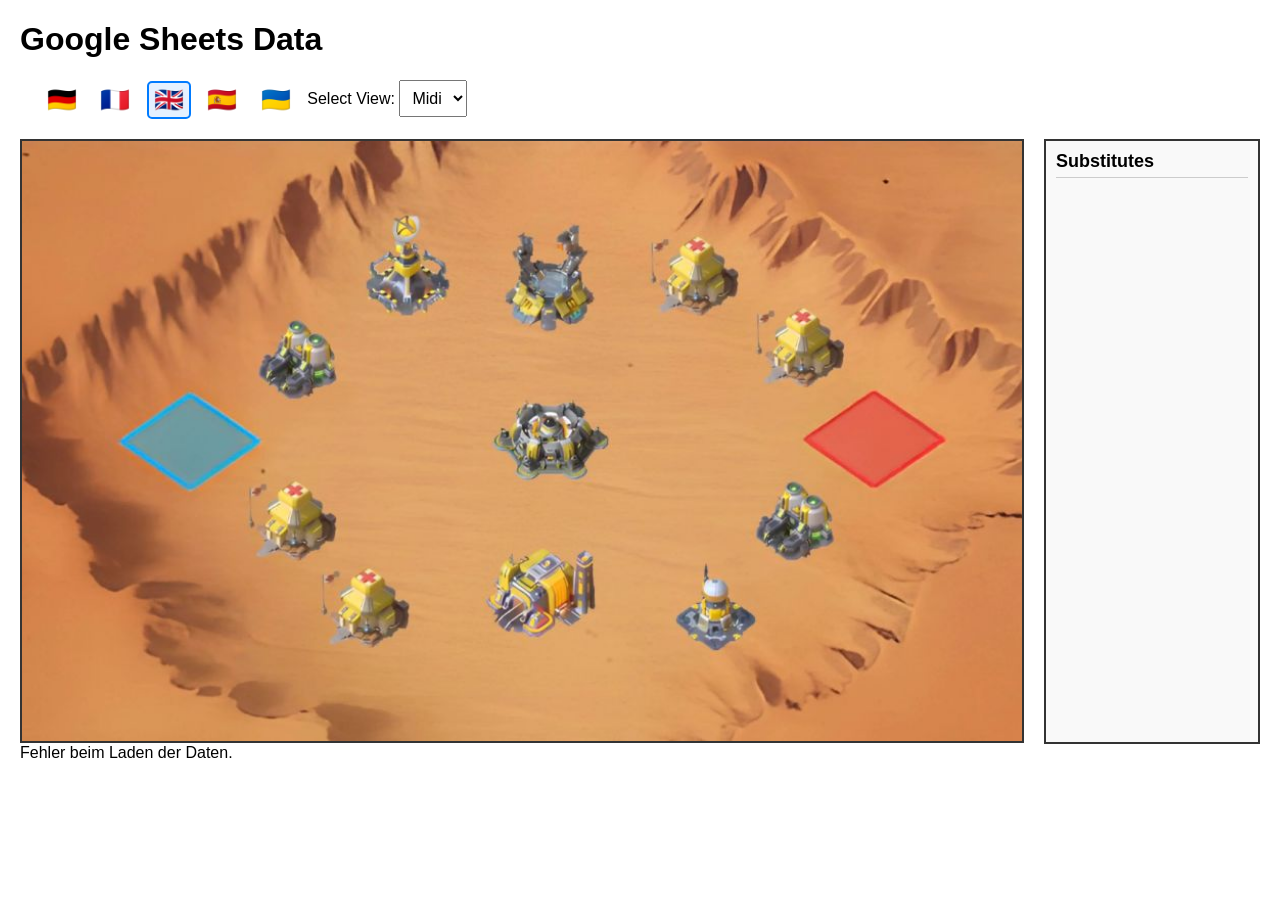
<file: index.html>
<!DOCTYPE html>
<html lang="de">
<head>
    <meta charset="UTF-8">
    <meta name="viewport" content="width=device-width, initial-scale=1.0">
    <title>BARI Desert Storm Planer</title>
    <style>
        body { font-family: Arial, sans-serif; margin: 20px; }
        table { border-collapse: collapse; width: 100%; margin-top: 20px; }
        th, td { border: 1px solid #ddd; padding: 8px; text-align: left; }
        th { background-color: #f2f2f2; }
        select { padding: 8px; font-size: 16px; }
        .controls { margin-bottom: 20px; }

        .main-layout {
            display: flex;
            justify-content: center;
            gap: 20px;
            margin: 0 auto;
            max-width: 1300px;
        }

        .map-container {
            position: relative;
            flex-shrink: 0;
            width: 1000px;
            height: 600px;
            background-image: url('Desert-Storm-Battlefield-Map-4159823870.jpg');
            background-size: cover;
            background-position: center;
            background-repeat: no-repeat;
            border: 2px solid #333;
        }

        .subs-container {
            width: 200px;
            border: 2px solid #333;
            background-color: #f9f9f9;
            padding: 10px;
            overflow-y: auto;
            height: 581px;
        }

        .subs-container h2 {
            margin-top: 0;
            font-size: 18px;
            border-bottom: 1px solid #ccc;
            padding-bottom: 5px;
        }

        .sub-item {
            background-color: #eee;
            margin-bottom: 5px;
            padding: 5px;
            border-radius: 3px;
            font-size: 13px;
        }

        .player-box {
            position: absolute;
            background-color: rgba(0, 0, 0, 0.7);
            color: white;
            border: 1px solid #fff;
            padding: 2px 5px;
            font-size: 11px;
            width: 90px;
            text-align: center;
            border-radius: 3px;
            pointer-events: none;
            overflow: hidden;
            text-overflow: ellipsis;
            white-space: nowrap;
        }

        .quarter-label {
            position: absolute;
            font-weight: bold;
            color: white;
            text-shadow: 1px 1px 2px black;
            pointer-events: none;
        }

        .map-title {
            position: absolute;
            top: 10px;
            left: 50%;
            transform: translateX(-50%);
            color: white;
            font-size: 24px;
            font-weight: bold;
            text-shadow: 2px 2px 4px black;
            pointer-events: none;
            z-index: 10;
            white-space: nowrap;
        }

        /* Modal Styles */
        .modal {
            display: none;
            position: fixed;
            z-index: 1000;
            left: 0;
            top: 0;
            width: 100%;
            height: 100%;
            background-color: rgba(0,0,0,0.5);
        }

        .modal-content {
            background-color: #fefefe;
            margin: 15% auto;
            padding: 20px;
            border: 1px solid #888;
            width: 80%;
            max-width: 500px;
            border-radius: 5px;
            position: relative;
        }

        .close {
            color: #aaa;
            position: absolute;
            top: 10px;
            right: 20px;
            font-size: 28px;
            font-weight: bold;
            cursor: pointer;
        }

        .close:hover,
        .close:focus {
            color: black;
            text-decoration: none;
        }
        .lang-flag {
            font-size: 24px;
            cursor: pointer;
            padding: 5px;
            border: 2px solid transparent;
            border-radius: 5px;
            transition: all 0.3s;
            display: inline-block;
            margin-right: 5px;
            line-height: 1;
        }

        .lang-flag.active {
            border-color: #007bff;
            background-color: rgba(0, 123, 255, 0.1);
        }

        .lang-flag:hover {
            background-color: #eee;
        }
    </style>
</head>
<body>

    <h1 id="mainTitle">BARI Storm Planer</h1>

    <div class="controls">
        <div id="langSelector" style="display: inline-block; margin-left: 20px; vertical-align: middle;">
            <span class="lang-flag" data-lang="DE" title="Deutsch">🇩🇪</span>
            <span class="lang-flag" data-lang="FR" title="Français">🇫🇷</span>
            <span class="lang-flag" data-lang="EN" title="English">🇬🇧</span>
            <span class="lang-flag" data-lang="ES" title="Español">🇪🇸</span>
            <span class="lang-flag" data-lang="UA" title="Українська">🇺🇦</span>
        </div>
        <label for="sheetSelect" id="labelView">Wähle Ansicht:</label>
        <select id="sheetSelect">
            <option value="midi" id="optMidi">Midi</option>
            <option value="soir" id="optSoir">Soir</option>
        </select>

    </div>

    <div class="main-layout">
        <div id="mapContainer" class="map-container">
            <div id="mapTitle" class="map-title"></div>
            <!-- Spielerboxen werden hier dynamisch eingefügt -->
        </div>

        <div id="subsContainer" class="subs-container">
            <h2 id="subsTitle">Substitutes</h2>
            <div id="subsList">
                <!-- Substitutes werden hier eingefügt -->
            </div>
        </div>
    </div>

    <div id="tableContainer">
        Lade Daten...
    </div>

    <!-- Modal -->
    <div id="infoModal" class="modal">
        <div class="modal-content">
            <span class="close" id="closeModal">&times;</span>
            <h2 id="modalTitle">Spieler Information</h2>
            <div id="modalText">
                <!-- Text wird hier eingefügt -->
            </div>
        </div>
    </div>

    <script>
        const sheetId = '1HKQTZDZ2RgleQguBB9qVm9dJ-emSh81hEenZfYu8snY';
        const csvUrl = `https://docs.google.com/spreadsheets/d/${sheetId}/export?format=csv`;

        let midiData = [];
        let soirData = [];

        const explanations = {
            'DE': {
                'regular': 'Dies ist eine reguläre Position auf dem Schlachtfeld. Halte deine Stellung und koordiniere dich mit deinem Partner.',
                'sub': 'Du bist aktuell als Ersatzspieler eingeteilt. Bitte halte dich bereit, falls jemand ausfällt.'
            },
            'FR': {
                'regular': 'C’est une position régulière sur le champ de bataille. Maintenez votre position et coordonnez-vous avec votre partenaire.',
                'sub': 'Vous êtes actuellement désigné comme remplaçant. Veuillez rester prêt au cas où quelqu’un se désisterait.'
            },
            'EN': {
                'regular': 'This is a regular position on the battlefield. Hold your position and coordinate with your partner.',
                'sub': 'You are currently assigned as a substitute. Please stand by in case someone drops out.'
            },
            'ES': {
                'regular': 'Esta es una posición regular en el campo de batalla. Mantén tu posición y coordínate con tu compañero.',
                'sub': 'Actualmente estás asignado como sustituto. Por favor, mantente a la espera por si alguien se retira.'
            },
            'UA': {
                'regular': 'Це звичайна позиція на полі бою. Утримуйте свою позицію та координуйте дії зі своїм партнером.',
                'sub': 'Наразі ви призначені заступником. Будь ласка, будьте напоготові на випадок, якщо хтось вибуде.'
            }
        };

        const uiTexts = {
            'DE': {
                'mainTitle': 'Google Sheets Daten',
                'labelView': 'Wähle Ansicht:',
                'midi': 'Midi',
                'soir': 'Soir',
                'subsTitle': 'Ersatzspieler',
                'modalTitle': 'Spieler Information',
                'loading': 'Lade Daten...'
            },
            'FR': {
                'mainTitle': 'Données Google Sheets',
                'labelView': 'Choisir la vue :',
                'midi': 'Midi',
                'soir': 'Soir',
                'subsTitle': 'Remplaçants',
                'modalTitle': 'Informations sur le joueur',
                'loading': 'Chargement des données...'
            },
            'EN': {
                'mainTitle': 'Google Sheets Data',
                'labelView': 'Select View:',
                'midi': 'Midi',
                'soir': 'Soir',
                'subsTitle': 'Substitutes',
                'modalTitle': 'Player Information',
                'loading': 'Loading data...'
            },
            'ES': {
                'mainTitle': 'Datos de Google Sheets',
                'labelView': 'Seleccionar vista:',
                'midi': 'Midi',
                'soir': 'Soir',
                'subsTitle': 'Sustitutos',
                'modalTitle': 'Información del jugador',
                'loading': 'Cargando datos...'
            },
            'UA': {
                'mainTitle': 'Дані Google Sheets',
                'labelView': 'Виберіть вигляд:',
                'midi': 'Міді',
                'soir': 'Суар',
                'subsTitle': 'Запасні',
                'modalTitle': 'Інформація про гравця',
                'loading': 'Завантаження даних...'
            }
        };

        // Exakte Koordinaten für alle Positionen (Pixel)
        // Basierend auf einem 1000x600 Container
        const positionCoords = {
            // North West
            'Hubs_North_1': { x: 400, y: 130 },
            'Hubs_North_2': { x: 400, y: 147 },
            'Oil_Left_1': { x: 235, y: 213 },
            'Oil_Left_2': { x: 235, y: 229 },
            'Free_Center_1': { x: 400, y: 228 },

            // North East (Symmetrisch zu NW an X=500)
            'Hospital_Right_1_1': { x: 765, y: 213 }, // 1000 - 235
            'Hospital_Right_1_2': { x: 765, y: 229 },
            'Hospital_Right_2_1': { x: 600, y: 130 }, // 1000 - 400
            'Hospital_Right_2_2': { x: 600, y: 147 },
            'Free_Center_2': { x: 600, y: 228 },

            // South West (Symmetrisch zu NW an Y=300)
            'Hospital_Left_1_1': { x: 235, y: 371 }, // 600 - 229 (Mitte ist 300, 300+71)
            'Hospital_Left_1_2': { x: 235, y: 387 }, // 600 - 213
            'Hospital_Left_2_1': { x: 314, y: 453 }, // 600 - 147
            'Hospital_Left_2_2': { x: 314, y: 470 }, // 600 - 130
            'Free_Center_4': { x: 400, y: 372 },     // 600 - 228

            // South East (Symmetrisch zu NE an Y=300)
            'Oil_Right_1': { x: 765, y: 371 },
            'Oil_Right_2': { x: 765, y: 387 },
            'Hubs_South_1': { x: 570, y: 453 },
            'Hubs_South_2': { x: 570, y: 470 },
            'Free_Center_3': { x: 600, y: 372 }
        };

        let currentLang = 'EN';

        function setLanguage(lang) {
            currentLang = lang;
            document.querySelectorAll('.lang-flag').forEach(flag => {
                if (flag.getAttribute('data-lang') === lang) {
                    flag.classList.add('active');
                } else {
                    flag.classList.remove('active');
                }
            });

            // UI Texte aktualisieren
            const texts = uiTexts[lang];
            document.getElementById('mainTitle').innerText = texts.mainTitle;
            document.getElementById('labelView').innerText = texts.labelView;
            document.getElementById('optMidi').innerText = texts.midi;
            document.getElementById('optSoir').innerText = texts.soir;
            document.getElementById('subsTitle').innerText = texts.subsTitle;
            document.getElementById('modalTitle').innerText = texts.modalTitle;
            
            const tableContainer = document.getElementById('tableContainer');
            if (tableContainer.innerText.includes('Lade') || tableContainer.innerText.includes('Loading') || tableContainer.innerText.includes('Données') || tableContainer.innerText.includes('Cargando') || tableContainer.innerText.includes('Завантаження')) {
                tableContainer.innerText = texts.loading;
            }

            // Falls schon Daten da sind, Anzeige aktualisieren (für Tabelle)
            if (midiData.length > 0) {
                renderTable();
            }
        }

        // Automatische Spracherkennung
        function detectLanguage() {
            const browserLang = (navigator.language || navigator.userLanguage).split('-')[0].toUpperCase();
            const supported = ['DE', 'FR', 'EN', 'ES', 'UA'];
            
            // Map 'UK' (Ukraine) to 'UA' if necessary, though navigator usually gives 'uk'
            let target = browserLang;
            if (target === 'UK') target = 'UA'; 
            
            if (supported.includes(target)) {
                setLanguage(target);
            } else if (browserLang === 'UK') { // Special case for Ukrainian
                setLanguage('UA');
            } else {
                setLanguage('EN'); // Fallback
            }
        }

        document.querySelectorAll('.lang-flag').forEach(flag => {
            flag.onclick = function() {
                setLanguage(this.getAttribute('data-lang'));
            };
        });

        async function fetchData() {
            try {
                const response = await fetch(csvUrl);
                const text = await response.text();
                parseData(text);
                updateDisplay();
            } catch (error) {
                console.error('Fehler beim Abrufen der Daten:', error);
                document.getElementById('tableContainer').innerText = 'Fehler beim Laden der Daten.';
            }
        }

        function parseData(csvText) {
            const lines = csvText.split('\n');
            midiData = [];
            soirData = [];

            for (let i = 2; i < 32; i++) {
                if (!lines[i]) continue;
                const columns = parseCsvLine(lines[i]);
                
                if (columns[0]) {
                    midiData.push({
                        quarter: columns[0] || '',
                        position: columns[1] || '',
                        player: columns[2] || ''
                    });
                }

                if (columns[4]) {
                    soirData.push({
                        quarter: columns[4] || '',
                        position: columns[5] || '',
                        player: columns[6] || ''
                    });
                }
            }
        }

        function parseCsvLine(line) {
            const result = [];
            let current = '';
            let inQuotes = false;
            for (let i = 0; i < line.length; i++) {
                const char = line[i];
                if (char === '"') {
                    inQuotes = !inQuotes;
                } else if (char === ',' && !inQuotes) {
                    result.push(current.trim());
                    current = '';
                } else {
                    current += char;
                }
            }
            result.push(current.trim());
            return result;
        }

        function updateDisplay() {
            renderTable();
            renderMap();
        }

        function renderMap() {
            const selection = document.getElementById('sheetSelect').value;
            const data = selection === 'midi' ? midiData : soirData;
            const mapContainer = document.getElementById('mapContainer');
            const subsList = document.getElementById('subsList');
            const mapTitle = document.getElementById('mapTitle');
            
            // Titel setzen
            if (selection === 'midi') {
                mapTitle.innerText = '13:00 CEST / 9:00 Server';
            } else {
                mapTitle.innerText = '22:00 CEST / 18:00 Server';
            }

            // Container leeren (außer Titel)
            // Wir entfernen alle Kinder außer dem mapTitle
            Array.from(mapContainer.children).forEach(child => {
                if (child.id !== 'mapTitle') {
                    mapContainer.removeChild(child);
                }
            });
            
            subsList.innerHTML = '';

            data.forEach(p => {
                const quarter = p.quarter || 'Subs';

                // Sonderbehandlung für Substitutes
                if (quarter.toLowerCase().includes('sub') || quarter === 'Subs') {
                    if (p.player) {
                        const div = document.createElement('div');
                        div.className = 'sub-item';
                        div.innerText = p.player;
                        div.style.cursor = 'pointer';
                        div.onclick = () => openModal(p.player, 'sub');
                        subsList.appendChild(div);
                    }
                    return;
                }

                // Reguläre Spieler auf der Karte
                const coords = positionCoords[p.position];
                if (coords) {
                    const box = document.createElement('div');
                    box.className = 'player-box';
                    box.innerText = p.player || p.position;
                    box.title = `${p.position}: ${p.player}`;
                    box.style.pointerEvents = 'auto';
                    box.style.cursor = 'pointer';
                    
                    // Der Benutzer hat Koordinaten gegeben, die vermutlich die linke obere Ecke sind
                    // (da er style="left: 400px;top: 130px;" geschrieben hat)
                    box.style.left = coords.x + 'px';
                    box.style.top = coords.y + 'px';
                    
                    box.onclick = () => openModal(p.player || p.position, 'regular');

                    mapContainer.appendChild(box);
                } else {
                    console.warn('Keine Koordinaten für Position gefunden:', p.position);
                }
            });
        }

        function openModal(playerName, type) {
            const lang = currentLang;
            const modal = document.getElementById('infoModal');
            const title = document.getElementById('modalTitle');
            const text = document.getElementById('modalText');

            title.innerText = playerName;
            text.innerText = explanations[lang][type];
            modal.style.display = 'block';
        }

        // Modal schließen Logik
        window.onclick = function(event) {
            const modal = document.getElementById('infoModal');
            if (event.target == modal) {
                modal.style.display = 'none';
            }
        }

        document.getElementById('closeModal').onclick = function() {
            document.getElementById('infoModal').style.display = 'none';
        }

        function renderTable() {
            const selection = document.getElementById('sheetSelect').value;
            const data = selection === 'midi' ? midiData : soirData;
            const container = document.getElementById('tableContainer');

            if (data.length === 0) {
                container.innerText = 'Keine Daten gefunden.';
                return;
            }

            let html = '<table><thead><tr><th>Quarter</th><th>Position</th><th>Player</th></tr></thead><tbody>';
            data.forEach(row => {
                html += `<tr><td>${row.quarter}</td><td>${row.position}</td><td>${row.player}</td></tr>`;
            });
            html += '</tbody></table>';
            container.innerHTML = html;
        }

        document.getElementById('sheetSelect').addEventListener('change', updateDisplay);
        // Initialisierung
        detectLanguage();
        fetchData();
    </script>
</body>
</html>
</file>
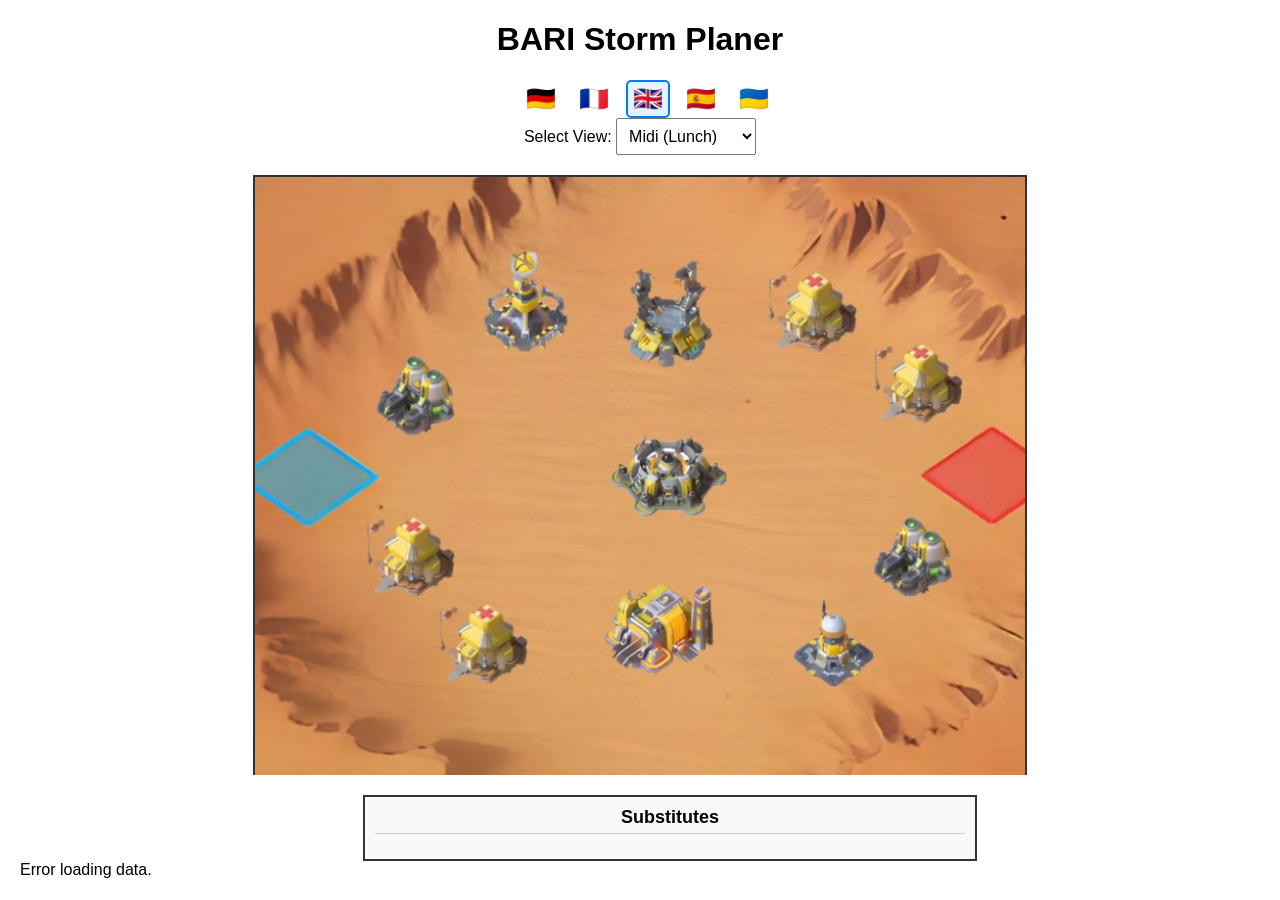
<file: planer/index.html>
<!DOCTYPE html>
<html lang="de">
<head>
    <meta charset="UTF-8">
    <meta name="viewport" content="width=device-width, initial-scale=1.0">
    <title>BARI Desert Storm Planer</title>
    <style>
        body { font-family: Arial, sans-serif; margin: 20px; }
        table { border-collapse: collapse; width: 100%; margin-top: 20px; }
        th, td { border: 1px solid #ddd; padding: 8px; text-align: left; }
        th { background-color: #f2f2f2; }
        select { padding: 8px; font-size: 16px; }
        .controls { margin-bottom: 20px; }

        .main-layout {
            display: flex;
            flex-direction: column;
            align-items: center;
            gap: 20px;
            margin: 0 auto;
            max-width: 100%;
            /* overflow-x: hidden entfernt, damit skaliertes nichts abschneidet */
        }

        .map-outer-wrapper, .subs-outer-wrapper {
            width: 100%;
            display: flex;
            justify-content: center;
            overflow: hidden; /* Verhindert Scrollbalken durch transformierte Kinder */
        }

        @media (max-width: 770px) {
            .map-outer-wrapper, .subs-outer-wrapper {
                justify-content: flex-start;
            }
        }

        .map-container {
            position: relative;
            flex-shrink: 0;
            width: 770px;
            height: 600px;
            background-image: url('Desert-Storm-Battlefield-Map-4159823870.jpg');
            background-size: cover;
            background-position: center;
            background-repeat: no-repeat;
            border: 2px solid #333;
            transform-origin: top left;
        }

        .subs-container {
            width: fit-content;
            min-width: 610px; /* 5*110 + 4*10 + 2*10 padding */
            max-width: none;
            border: 2px solid #333;
            background-color: #f9f9f9;
            padding: 10px;
            box-sizing: border-box;
            margin-left: 60px; 
            transform-origin: top left;
            display: flow-root; /* Verhindert Margin-Collapsing und verbessert Höhenberechnung */
        }

        .subs-container h2 {
            margin-top: 0;
            font-size: 18px;
            border-bottom: 1px solid #ccc;
            padding-bottom: 5px;
            text-align: center;
        }

        #subsList {
            display: grid;
            grid-template-columns: repeat(5, 110px);
            justify-content: center;
            gap: 10px;
        }

        @media (max-width: 600px) {
            #subsList {
                grid-template-columns: repeat(5, 110px);
                justify-content: center;
            }
            .subs-container {
                border: none !important;
            }
            .subs-outer-wrapper {
                border: 1px solid #333;
                box-sizing: border-box;
            }
        }

        .sub-item {
            background-color: #eee;
            padding: 3px 6px;
            border-radius: 3px;
            font-size: 13px;
            text-align: center;
            border: 1px solid #ccc;
            width: 110px;
            box-sizing: border-box;
            overflow: hidden;
            text-overflow: ellipsis;
            white-space: nowrap;
        }

        .player-box {
            position: absolute;
            background-color: rgba(0, 0, 0, 0.7);
            color: white;
            border: 1px solid #fff;
            padding: 3px 6px;
            font-size: 13px;
            width: 110px;
            text-align: center;
            border-radius: 3px;
            pointer-events: auto; /* Geändert von none auf auto für Klickbarkeit */
            cursor: pointer;
            overflow: hidden;
            text-overflow: ellipsis;
            white-space: nowrap;
            z-index: 5;
        }

        .quarter-label {
            position: absolute;
            font-weight: bold;
            color: white;
            text-shadow: 1px 1px 2px black;
            pointer-events: none;
            font-size: 18px;
        }

        .map-title {
            position: absolute;
            top: 10px;
            left: 50%;
            transform: translateX(-50%);
            color: white;
            font-size: 32px;
            font-weight: bold;
            text-shadow: 2px 2px 4px black;
            pointer-events: none;
            z-index: 10;
            white-space: nowrap;
        }

        /* Modal Styles */
        .modal {
            display: none;
            position: fixed;
            z-index: 1000;
            left: 0;
            top: 0;
            width: 100%;
            height: 100%;
            background-color: rgba(0,0,0,0.5);
        }

        .modal-content {
            background-color: #fefefe;
            margin: 15% auto;
            padding: 20px;
            border: 1px solid #888;
            width: 80%;
            max-width: 500px;
            border-radius: 5px;
            position: relative;
        }

        .close {
            color: #aaa;
            position: absolute;
            top: 10px;
            right: 20px;
            font-size: 28px;
            font-weight: bold;
            cursor: pointer;
        }

        .close:hover,
        .close:focus {
            color: black;
            text-decoration: none;
        }
        .lang-flag {
            font-size: 24px;
            cursor: pointer;
            padding: 5px;
            border: 2px solid transparent;
            border-radius: 5px;
            transition: all 0.3s;
            display: inline-block;
            margin-right: 5px;
            line-height: 1;
        }

        .lang-flag.active {
            border-color: #007bff;
            background-color: rgba(0, 123, 255, 0.1);
        }

        .lang-flag:hover {
            background-color: #eee;
        }
    </style>
</head>
<body>

    <h1 id="mainTitle" style="text-align: center;">BARI Storm Planer</h1>

    <div class="controls" style="text-align: center;">
        <div id="langSelector" style="display: inline-block; margin-left: 20px; vertical-align: middle;">
            <span class="lang-flag" data-lang="DE" title="Deutsch">🇩🇪</span>
            <span class="lang-flag" data-lang="FR" title="Français">🇫🇷</span>
            <span class="lang-flag" data-lang="EN" title="English">🇬🇧</span>
            <span class="lang-flag" data-lang="ES" title="Español">🇪🇸</span>
            <span class="lang-flag" data-lang="UA" title="Українська">🇺🇦</span>
        </div>
        <div>
            <label for="sheetSelect" id="labelView">Wähle Ansicht:</label>
            <select id="sheetSelect">
                <option value="midi" id="optMidi">Midi</option>
                <option value="soir" id="optSoir">Soir</option>
            </select>
        </div>

    </div>

    <div class="main-layout">
        <div class="map-outer-wrapper" id="mapWrapper">
            <div id="mapContainer" class="map-container">
                <div id="mapTitle" class="map-title"></div>
                <!-- Spielerboxen werden hier dynamisch eingefügt -->
            </div>
        </div>

        <div class="subs-outer-wrapper" id="subsWrapper">
            <div id="subsContainer" class="subs-container">
                <h2 id="subsTitle">Substitutes</h2>
                <div id="subsList">
                    <!-- Substitutes werden hier eingefügt -->
                </div>
            </div>
        </div>
    </div>

    <div id="tableContainer">
        Lade Daten...
    </div>

    <!-- Modal -->
    <div id="infoModal" class="modal">
        <div class="modal-content">
            <span class="close" id="closeModal">&times;</span>
            <h2 id="modalTitle">Spieler Information</h2>
            <div id="modalText">
                <!-- Text wird hier eingefügt -->
            </div>
        </div>
    </div>

    <script>
        const sheetId = '1HKQTZDZ2RgleQguBB9qVm9dJ-emSh81hEenZfYu8snY';
        const csvUrl = `https://docs.google.com/spreadsheets/d/${sheetId}/export?format=csv`;

        let midiData = [];
        let soirData = [];

        const explanations = {
            'DE': {
                'regular': 'Dies ist eine reguläre Position auf dem Schlachtfeld. Halte deine Stellung und koordiniere dich mit deinem Partner.',
                'sub': 'Du bist aktuell als Ersatzspieler eingeteilt. Bitte halte dich bereit, falls jemand ausfällt.'
            },
            'FR': {
                'regular': 'C’est une position régulière sur le champ de bataille. Maintenez votre position et coordonnez-vous avec votre partenaire.',
                'sub': 'Vous êtes actuellement désigné comme remplaçant. Veuillez rester prêt au cas où quelqu’un se désisterait.'
            },
            'EN': {
                'regular': 'This is a regular position on the battlefield. Hold your position and coordinate with your partner.',
                'sub': 'You are currently assigned as a substitute. Please stand by in case someone drops out.'
            },
            'ES': {
                'regular': 'Esta es una posición regular en el campo de batalla. Mantén tu posición y coordínate con tu compañero.',
                'sub': 'Actualmente estás asignado como sustituto. Por favor, mantente a la espera por si alguien se retira.'
            },
            'UA': {
                'regular': 'Це звичайна позиція на полі бою. Утримуйте свою позицію та координуйте дії зі своїм партнером.',
                'sub': 'Наразі ви призначені запасним. Будь ласка, будьте напоготові на випадок, якщо хтось вибуде.'
            }
        };

        const uiTexts = {
            'DE': {
                'mainTitle': 'BARI Storm Planer',
                'labelView': 'Wähle Ansicht:',
                'midi': 'Mittag (Midi)',
                'soir': 'Abend (Soir)',
                'subsTitle': 'Ersatzspieler',
                'modalTitle': 'Spieler Information',
                'loading': 'Lade Daten...',
                'noData': 'Keine Daten gefunden.',
                'error': 'Fehler beim Laden der Daten.',
                'colQuarter': 'Viertel',
                'colPosition': 'Position',
                'colPlayer': 'Spieler'
            },
            'FR': {
                'mainTitle': 'BARI Storm Planer',
                'labelView': 'Choisir la vue :',
                'midi': 'Midi',
                'soir': 'Soir',
                'subsTitle': 'Remplaçants',
                'modalTitle': 'Informations sur le joueur',
                'loading': 'Chargement des données...',
                'noData': 'Aucune donnée trouvée.',
                'error': 'Erreur lors du chargement des données.',
                'colQuarter': 'Quartier',
                'colPosition': 'Position',
                'colPlayer': 'Joueur'
            },
            'EN': {
                'mainTitle': 'BARI Storm Planer',
                'labelView': 'Select View:',
                'midi': 'Midi (Lunch)',
                'soir': 'Soir (Evening)',
                'subsTitle': 'Substitutes',
                'modalTitle': 'Player Information',
                'loading': 'Loading data...',
                'noData': 'No data found.',
                'error': 'Error loading data.',
                'colQuarter': 'Quarter',
                'colPosition': 'Position',
                'colPlayer': 'Player'
            },
            'ES': {
                'mainTitle': 'BARI Storm Planer',
                'labelView': 'Seleccionar vista:',
                'midi': 'Midi',
                'soir': 'Soir',
                'subsTitle': 'Sustitutos',
                'modalTitle': 'Información del jugador',
                'loading': 'Cargando datos...',
                'noData': 'No se encontraron datos.',
                'error': 'Error al cargar los datos.',
                'colQuarter': 'Trimestre',
                'colPosition': 'Posición',
                'colPlayer': 'Jugador'
            },
            'UA': {
                'mainTitle': 'BARI Storm Planer',
                'labelView': 'Виберіть вигляд:',
                'midi': 'Обід (Midi)',
                'soir': 'Вечір (Soir)',
                'subsTitle': 'Запасні',
                'modalTitle': 'Інформація про гравця',
                'loading': 'Завантаження даних...',
                'noData': 'Даних не знайдено.',
                'error': 'Помилка завантаження даних.',
                'colQuarter': 'Чверть',
                'colPosition': 'Позиція',
                'colPlayer': 'Гравець'
            }
        };

        // Exakte Koordinaten für alle Positionen (Pixel)
        // Basierend auf einem 1000x600 Container
        const positionCoords = {
            // North West
            'Hubs_North_1': { x: 270, y: 120 },
            'Hubs_North_2': { x: 270, y: 145 },
            'Oil_Left_1': { x: 105, y: 203 },
            'Oil_Left_2': { x: 105, y: 228 },
            'Free_Center_1': { x: 270, y: 228 },

            // North East (Symmetrisch zu NW an X=400)
            'Hospital_Right_2_1': { x: 490, y: 120 }, 
            'Hospital_Right_2_2': { x: 490, y: 145 },
            'Hospital_Right_1_1': { x: 595, y: 203 }, 
            'Hospital_Right_1_2': { x: 595, y: 228 },
            'Free_Center_2': { x: 440, y: 228 },

            // South West (Symmetrisch zu NW an Y=300)
            'Hospital_Left_1_1': { x: 75, y: 371 },
            'Hospital_Left_1_2': { x: 75, y: 396 },
            'Hospital_Left_2_1': { x: 144, y: 453 },
            'Hospital_Left_2_2': { x: 144, y: 478 },
            'Free_Center_4': { x: 220, y: 372 },

            // South East (Symmetrisch zu NE an Y=300)
            'Oil_Right_1': { x: 575, y: 371 },
            'Oil_Right_2': { x: 575, y: 396 },
            'Hubs_South_1': { x: 415, y: 453 },
            'Hubs_South_2': { x: 415, y: 478 },
            'Free_Center_3': { x: 420, y: 372 }
        };

        let currentLang = 'EN';

        function setLanguage(lang) {
            currentLang = lang;
            document.querySelectorAll('.lang-flag').forEach(flag => {
                if (flag.getAttribute('data-lang') === lang) {
                    flag.classList.add('active');
                } else {
                    flag.classList.remove('active');
                }
            });

            // UI Texte aktualisieren
            const texts = uiTexts[lang];
            document.getElementById('mainTitle').innerText = texts.mainTitle;
            document.getElementById('labelView').innerText = texts.labelView;
            document.getElementById('optMidi').innerText = texts.midi;
            document.getElementById('optSoir').innerText = texts.soir;
            document.getElementById('subsTitle').innerText = texts.subsTitle;
            document.getElementById('modalTitle').innerText = texts.modalTitle;
            
            const tableContainer = document.getElementById('tableContainer');
            if (tableContainer.innerText.includes('Lade') || tableContainer.innerText.includes('Loading') || tableContainer.innerText.includes('Données') || tableContainer.innerText.includes('Cargando') || tableContainer.innerText.includes('Завантаження')) {
                if (tableContainer.innerText.includes('Fehler') || tableContainer.innerText.includes('Error') || tableContainer.innerText.includes('Erreur') || tableContainer.innerText.includes('Error') || tableContainer.innerText.includes('Помилка')) {
                    tableContainer.innerText = texts.error;
                } else {
                    tableContainer.innerText = texts.loading;
                }
            }

            // Falls schon Daten da sind, Anzeige aktualisieren (für Tabelle)
            if (midiData.length > 0) {
                renderTable();
            }
        }

        // Automatische Spracherkennung
        function detectLanguage() {
            const browserLang = (navigator.language || navigator.userLanguage).split('-')[0].toUpperCase();
            const supported = ['DE', 'FR', 'EN', 'ES', 'UA'];
            
            // Map 'UK' (Ukraine) to 'UA' if necessary, though navigator usually gives 'uk'
            let target = browserLang;
            if (target === 'UK') target = 'UA'; 
            
            if (supported.includes(target)) {
                setLanguage(target);
            } else if (browserLang === 'UK') { // Special case for Ukrainian
                setLanguage('UA');
            } else {
                setLanguage('EN'); // Fallback
            }
        }

        document.querySelectorAll('.lang-flag').forEach(flag => {
            flag.onclick = function() {
                setLanguage(this.getAttribute('data-lang'));
            };
        });

        async function fetchData() {
            try {
                const response = await fetch(csvUrl);
                const text = await response.text();
                parseData(text);
                updateDisplay();
            } catch (error) {
                console.error('Fehler beim Abrufen der Daten:', error);
                document.getElementById('tableContainer').innerText = uiTexts[currentLang].error;
            }
        }

        function parseData(csvText) {
            const lines = csvText.split(/\r?\n/);
            midiData = [];
            soirData = [];

            for (let i = 2; i < lines.length; i += 1) {
                const line = lines[i].trim();
                if (!line) continue;

                const columns = parseCsvLine(line);
                if (columns.length < 7) {
                    continue;
                }

                if (columns[0]) {
                    midiData.push({
                        quarter: columns[0] || '',
                        position: columns[1] || '',
                        player: columns[2] || ''
                    });
                }

                if (columns[4]) {
                    soirData.push({
                        quarter: columns[4] || '',
                        position: columns[5] || '',
                        player: columns[6] || ''
                    });
                }
            }
        }

        function parseCsvLine(line) {
            const result = [];
            let current = '';
            let inQuotes = false;
            for (let i = 0; i < line.length; i++) {
                const char = line[i];
                if (char === '"') {
                    inQuotes = !inQuotes;
                } else if (char === ',' && !inQuotes) {
                    result.push(current.trim());
                    current = '';
                } else {
                    current += char;
                }
            }
            result.push(current.trim());
            return result;
        }

        function updateDisplay() {
            renderMap();
            renderTable();
            // adjustMapScale wird jetzt am Ende von renderMap gerufen, 
            // nachdem die DOM-Elemente für die Subs erstellt wurden.
        }

        function adjustMapScale() {
            const wrapper = document.getElementById('mapWrapper');
            const map = document.getElementById('mapContainer');
            const subsWrapper = document.getElementById('subsWrapper');
            const subsContainer = document.getElementById('subsContainer');
            
            if (!wrapper || !map || !subsWrapper || !subsContainer) return;

            const availableWidth = wrapper.offsetWidth;
            if (availableWidth <= 0) {
                // Falls die Breite noch nicht bekannt ist (z.B. beim initialen Laden), 
                // versuchen wir es nach einer kurzen Verzögerung erneut.
                setTimeout(adjustMapScale, 100);
                return;
            }

            const mapWidth = 770; // Originalbreite

            if (availableWidth < mapWidth) {
                const scale = availableWidth / mapWidth;
                
                // Map skalieren
                map.style.transform = `scale(${scale})`;
                wrapper.style.height = (600 * scale) + 'px';

                // Skalierung für Substitutes
                subsContainer.style.transform = `scale(${scale})`;
                
                // Höhe des Subs-Wrappers anpassen
                // Wir messen die unskalierte Höhe
                const currentTransform = subsContainer.style.transform;
                subsContainer.style.transform = 'none';
                
                // Layout-Reflow erzwingen
                void subsContainer.offsetHeight;

                // Wir nutzen offsetHeight für die unskalierte Box-Höhe
                const originalSubsHeight = Math.max(subsContainer.offsetHeight, subsContainer.scrollHeight) || 200;
                const originalSubsWidth = subsContainer.offsetWidth || 610;
                
                subsContainer.style.transform = currentTransform;

                // Breite und Höhe des Wrappers exakt auf die skalierte Größe setzen
                let finalWidth = originalSubsWidth * scale;
                let finalHeight = originalSubsHeight * scale;

                // Falls wir im mobilen Modus (< 600px) sind, müssen wir den Border und das Padding 
                // des Wrappers berücksichtigen, damit nichts abgeschnitten wird.
                if (window.innerWidth <= 600) {
                    finalHeight += 20; // padding-bottom: 20px
                    // Border (2px links + 2px rechts) wird durch box-sizing: border-box im CSS abgefangen,
                    // aber wir setzen die Breite hier explizit. 
                    // Wenn der Wrapper selbst den Border hat, sollte er die volle Breite einnehmen oder 
                    // zumindest groß genug sein.
                }

                subsWrapper.style.width = finalWidth + 'px';
                subsWrapper.style.height = finalHeight + 'px';
                
                if (window.innerWidth <= 770 || availableWidth < mapWidth) {
                    subsContainer.style.marginLeft = "0";
                } else {
                    subsContainer.style.marginLeft = (60 * scale) + "px";
                }
            } else {
                map.style.transform = 'none';
                wrapper.style.height = '600px';
                subsContainer.style.transform = 'none';
                subsWrapper.style.width = '100%';
                subsWrapper.style.height = 'auto';
                if (window.innerWidth <= 770) {
                    subsContainer.style.marginLeft = "0";
                } else {
                    subsContainer.style.marginLeft = "60px";
                }
            }
        }

        window.addEventListener('resize', adjustMapScale);

        // ResizeObserver hinzufügen, um auf Inhaltsänderungen zu reagieren
        const resizeObserver = new ResizeObserver(entries => {
            for (let entry of entries) {
                adjustMapScale();
            }
        });

        function isDST(date) {
            const year = date.getFullYear();
            // DST starts on the last Sunday of March
            const startDST = new Date(year, 2, 31);
            startDST.setDate(31 - startDST.getDay());
            startDST.setHours(2, 0, 0, 0);

            // DST ends on the last Sunday of October
            const endDST = new Date(year, 9, 31);
            endDST.setDate(31 - endDST.getDay());
            endDST.setHours(3, 0, 0, 0);

            return date >= startDST && date < endDST;
        }

        function getTimezoneLabel() {
            return isDST(new Date()) ? 'CEST' : 'CET';
        }

        function renderMap() {
            const selection = document.getElementById('sheetSelect').value;
            const data = selection === 'midi' ? midiData : soirData;
            const mapContainer = document.getElementById('mapContainer');
            const subsList = document.getElementById('subsList');
            const mapTitle = document.getElementById('mapTitle');
            const isSummerTime = isDST(new Date());
            const tz = getTimezoneLabel();
            
            if (!mapContainer || !subsList || !mapTitle) return;

            const localHour = selection === 'midi'
                ? (isSummerTime ? 13 : 12)
                : (isSummerTime ? 22 : 21);
            const serverHour = selection === 'midi' ? 9 : 18;

            mapTitle.innerText = `${localHour}:00 ${tz} / ${serverHour}:00 Server`;

            // Container leeren (außer Titel)
            // Wir entfernen alle Kinder außer dem mapTitle
            Array.from(mapContainer.children).forEach(child => {
                if (child.id !== 'mapTitle') {
                    mapContainer.removeChild(child);
                }
            });
            
            subsList.innerHTML = '';

            data.forEach(p => {
                const quarter = p.quarter || 'Subs';

                // Sonderbehandlung für Substitutes
                if (quarter.toLowerCase().includes('sub') || quarter === 'Subs') {
                    if (p.player) {
                        const div = document.createElement('div');
                        div.className = 'sub-item';
                        div.innerText = p.player;
                        div.style.cursor = 'pointer';
                        div.onclick = () => openModal(p.player, 'sub');
                        subsList.appendChild(div);
                    }
                    return;
                }

                // Reguläre Spieler auf der Karte
                const coords = positionCoords[p.position];
                if (coords) {
                    const box = document.createElement('div');
                    box.className = 'player-box';
                    box.innerText = p.player || p.position;
                    box.title = `${p.position}: ${p.player}`;
                    
                    box.style.left = coords.x + 'px';
                    box.style.top = coords.y + 'px';
                    
                    box.onclick = () => openModal(p.player || p.position, 'regular');

                    mapContainer.appendChild(box);
                } else {
                    console.warn('Keine Koordinaten für Position gefunden:', p.position);
                }
            });

            // Wichtig: Skalierung erst berechnen, wenn die Elemente im DOM sind
            requestAnimationFrame(() => {
                adjustMapScale();
            });
        }

        function openModal(playerName, type) {
            const lang = currentLang;
            const modal = document.getElementById('infoModal');
            const title = document.getElementById('modalTitle');
            const text = document.getElementById('modalText');

            title.innerText = playerName;
            text.innerText = explanations[lang][type];
            modal.style.display = 'block';
        }

        // Modal schließen Logik
        window.onclick = function(event) {
            const modal = document.getElementById('infoModal');
            if (event.target == modal) {
                modal.style.display = 'none';
            }
        }

        document.getElementById('closeModal').onclick = function() {
            document.getElementById('infoModal').style.display = 'none';
        }

        function renderTable() {
            const selection = document.getElementById('sheetSelect').value;
            const data = selection === 'midi' ? midiData : soirData;
            const container = document.getElementById('tableContainer');
            const texts = uiTexts[currentLang];

            if (data.length === 0) {
                container.innerText = texts.noData;
                return;
            }

            let html = `<table><thead><tr><th>${texts.colQuarter}</th><th>${texts.colPosition}</th><th>${texts.colPlayer}</th></tr></thead><tbody>`;
            data.forEach(row => {
                html += `<tr><td>${row.quarter}</td><td>${row.position}</td><td>${row.player}</td></tr>`;
            });
            html += '</tbody></table>';
            container.innerHTML = html;
        }

        document.getElementById('sheetSelect').addEventListener('change', updateDisplay);
            // Initialisierung
            detectLanguage();
            fetchData();
            
            // Observer auf den Container setzen
            const subsContainer = document.getElementById('subsContainer');
            if (subsContainer) {
                resizeObserver.observe(subsContainer);
            }

            // Sicherstellen, dass die Skalierung nach dem Laden der Daten erfolgt
        setTimeout(adjustMapScale, 500);
    </script>
</body>
</html>
</file>
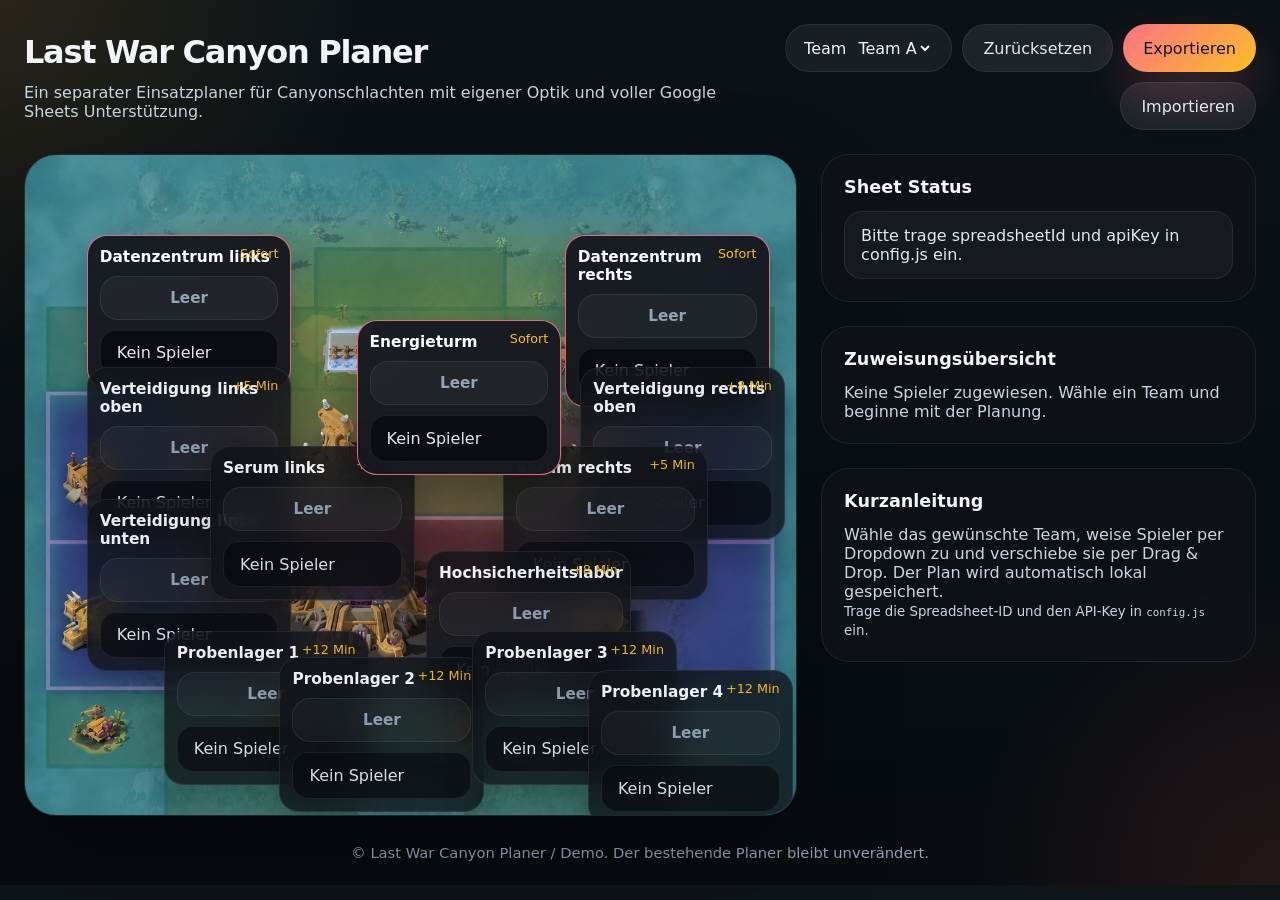
<file: Planercanyon/index.html>
<!DOCTYPE html>
<html lang="de">
<head>
  <meta charset="UTF-8" />
  <meta name="viewport" content="width=device-width, initial-scale=1.0" />
  <title>Last War Canyon Planer</title>
  <link rel="stylesheet" href="style.css" />
</head>
<body>
  <div class="app-shell">
    <div class="topbar">
      <div>
        <h1>Last War Canyon Planer</h1>
        <p>Ein separater Einsatzplaner für Canyonschlachten mit eigener Optik und voller Google Sheets Unterstützung.</p>
      </div>
      <div class="toolbar">
        <label for="sheetSelector">
          Team
          <select id="sheetSelector">
            <option value="teamA">Team A</option>
            <option value="teamB">Team B</option>
          </select>
        </label>
        <button class="secondary" id="resetButton" type="button">Zurücksetzen</button>
        <button class="primary" id="exportButton" type="button">Exportieren</button>
        <button class="secondary" id="importButton" type="button">Importieren</button>
        <input id="importFile" type="file" accept="application/json" />
      </div>
    </div>

    <div class="main-grid">
      <section class="map-panel">
        <div class="map-frame">
          <div class="timeline" id="timeline"></div>
          <div class="building-map" id="mapContainer"></div>
        </div>
      </section>

      <aside class="panel">
        <section class="panel-card">
          <h2>Sheet Status</h2>
          <div class="sheet-status" id="sheetStatus">Lade Konfiguration...</div>
        </section>

        <section class="panel-card">
          <h2>Zuweisungsübersicht</h2>
          <div class="assignment-summary" id="assignmentSummary">
            <p>Keine Spieler zugewiesen. Wähle ein Team und plane deine Einsätze.</p>
          </div>
        </section>

        <section class="panel-card">
          <h2>Kurzanleitung</h2>
          <p>Wähle das gewünschte Team, weise Spieler per Dropdown zu und verschiebe sie per Drag & Drop. Der Plan wird automatisch lokal gespeichert.</p>
          <small>Trage die Spreadsheet-ID und den API-Key in <code>config.js</code> ein.</small>
        </section>
      </aside>
    </div>

    <div class="footer">© Last War Canyon Planer / Demo. Der bestehende Planer bleibt unverändert.</div>
  </div>

  <div class="toast" id="toast" role="status" aria-live="polite"></div>

  <script src="https://apis.google.com/js/api.js"></script>
  <script src="config.js"></script>
  <script src="script.js"></script>
</body>
</html>
</file>
<file: Planercanyon/style.css>
/* Canyon Planer - moderner Einsatzplaner im warmen Dark-Theme */
:root {
  color-scheme: dark;
  font-family: Inter, system-ui, -apple-system, BlinkMacSystemFont, "Segoe UI", sans-serif;
  color: #f1f5f9;
  background-color: #0f1418;
  accent-color: #fbbf24;
}

* {
  box-sizing: border-box;
}

html, body {
  margin: 0;
  min-height: 100%;
}

body {
  background: radial-gradient(circle at top left, rgba(255, 173, 55, 0.12), transparent 24%),
              radial-gradient(circle at bottom right, rgba(255, 111, 89, 0.12), transparent 20%),
              linear-gradient(180deg, #0b1217 0%, #070b0f 100%);
}

button, select {
  font: inherit;
}

button {
  border: none;
  border-radius: 999px;
  cursor: pointer;
  padding: 0.85rem 1.25rem;
  transition: transform 0.2s ease, background-color 0.2s ease, box-shadow 0.2s ease;
}

button:hover {
  transform: translateY(-1px);
}

button.primary {
  background: linear-gradient(135deg, #fb7185 0%, #fbbf24 100%);
  color: #111827;
  box-shadow: 0 24px 48px rgba(251, 113, 133, 0.22);
}

button.secondary {
  background: rgba(255,255,255,0.08);
  color: #e2e8f0;
  border: 1px solid rgba(255,255,255,0.08);
}

button.danger {
  background: #f87171;
  color: white;
}

input[type="file"] {
  display: none;
}

.app-shell {
  max-width: 1400px;
  margin: 0 auto;
  padding: 24px;
}

.topbar {
  display: grid;
  grid-template-columns: 1.2fr 0.8fr;
  gap: 16px;
  align-items: center;
  margin-bottom: 24px;
}

.topbar h1 {
  margin: 0;
  font-size: clamp(2rem, 2.5vw, 3rem);
  letter-spacing: -0.04em;
}

.topbar p {
  margin: 12px 0 0;
  max-width: 760px;
  color: #cbd5e1;
}

.toolbar {
  display: flex;
  flex-wrap: wrap;
  gap: 10px;
  justify-content: flex-end;
}

.toolbar label {
  display: inline-flex;
  align-items: center;
  gap: 8px;
  padding: 12px 18px;
  border-radius: 999px;
  background: rgba(255,255,255,0.06);
  border: 1px solid rgba(255,255,255,0.08);
}

.toolbar select {
  background: transparent;
  color: inherit;
  border: none;
  outline: none;
  padding: 0;
}

.main-grid {
  display: grid;
  grid-template-columns: 1.6fr 0.9fr;
  gap: 24px;
  align-items: start;
}

.map-panel {
  min-height: 660px;
}

.map-frame {
  position: relative;
  min-height: 660px;
  border-radius: 32px;
  overflow: hidden;
  border: 1px solid rgba(255,255,255,0.08);
  background: rgba(18, 22, 28, 0.85);
  box-shadow: 0 40px 100px rgba(0, 0, 0, 0.28);
}

.building-map {
  position: relative;
  width: 100%;
  height: 100%;
  background-image: url('ChatGPT Image 5. Aug. 2026, 07_00_17.png');
  background-size: cover;
  background-position: center;
  background-repeat: no-repeat;
  min-height: 660px;
}

.building-card {
  position: absolute;
  width: clamp(180px, 16vw, 220px);
  padding: 12px;
  border-radius: 20px;
  backdrop-filter: blur(18px);
  background: rgba(15, 18, 24, 0.82);
  border: 1px solid rgba(255,255,255,0.08);
  box-shadow: 0 18px 32px rgba(0,0,0,0.24);
  color: #f8fbff;
  display: grid;
  gap: 10px;
}

.building-card::before {
  content: attr(data-time);
  position: absolute;
  top: 10px;
  right: 12px;
  font-size: 0.8rem;
  color: #fbbf24;
}

.building-card.active {
  border-color: rgba(251, 113, 133, 0.9);
  background: rgba(22, 24, 32, 0.96);
}

.building-card.upcoming {
  opacity: 0.94;
}

.building-card.done {
  opacity: 0.8;
}

.building-card.type-data-center {
  border-left: 4px solid #f59e0b;
}

.building-card.type-defence {
  border-left: 4px solid #f97316;
}

.building-card.type-serum {
  border-left: 4px solid #f472b6;
}

.building-card.type-energy {
  border-left: 4px solid #38bdf8;
}

.building-card.type-lab {
  border-left: 4px solid #fb7185;
}

.building-card.type-depot {
  border-left: 4px solid #e879f9;
}

.building-title {
  font-size: 0.96rem;
  font-weight: 700;
}

.building-assigned {
  min-height: 42px;
  display: flex;
  align-items: center;
  justify-content: center;
  padding: 0.75rem 1rem;
  border-radius: 18px;
  background: rgba(255,255,255,0.04);
  border: 1px solid rgba(255,255,255,0.08);
  color: #e2e8f0;
  font-size: 0.95rem;
  font-weight: 600;
}

.building-assigned.empty {
  color: #94a3b8;
}

.player-select {
  width: 100%;
  border: 1px solid rgba(255,255,255,0.08);
  padding: 0.8rem 1rem;
  border-radius: 16px;
  background: rgba(10, 12, 18, 0.88);
  color: #e2e8f0;
  appearance: none;
}

.player-select option[disabled] {
  color: #718096;
}

.timeline {
  position: absolute;
  left: 50%;
  top: 16px;
  transform: translateX(-50%);
  display: grid;
  grid-template-columns: repeat(4, minmax(120px, 1fr));
  gap: 14px;
  width: min(100%, 920px);
  padding: 0 12px;
}

.phase-card {
  padding: 16px 18px;
  border-radius: 22px;
  background: rgba(17, 21, 28, 0.9);
  border: 1px solid rgba(255,255,255,0.08);
  text-align: center;
  color: #cbd5e1;
}

.phase-card.active {
  background: linear-gradient(180deg, rgba(251, 113, 133, 0.18), rgba(17, 21, 28, 0.98));
  border-color: rgba(251, 113, 133, 0.9);
  transform: translateY(-2px);
  color: #f8fafc;
}

.phase-card.next {
  border-color: rgba(251, 191, 36, 0.7);
}

.phase-card h3 {
  margin: 0 0 6px;
  font-size: 0.92rem;
}

.phase-card p {
  margin: 0;
  color: #94a3b8;
  font-size: 0.8rem;
  line-height: 1.5;
}

.panel {
  display: grid;
  gap: 24px;
}

.panel-card {
  border-radius: 28px;
  padding: 22px;
  background: rgba(15, 18, 24, 0.9);
  border: 1px solid rgba(255,255,255,0.08);
  backdrop-filter: blur(16px);
}

.panel-card h2 {
  margin: 0 0 14px;
  font-size: 1.1rem;
}

.panel-card p, .panel-card small {
  margin: 0;
  color: #cbd5e1;
}

.sheet-status {
  padding: 14px 16px;
  border-radius: 18px;
  background: rgba(255,255,255,0.04);
  color: #e2e8f0;
  border: 1px solid rgba(255,255,255,0.08);
}

.assignment-summary {
  display: grid;
  gap: 12px;
}

.assignment-summary-item {
  display: grid;
  grid-template-columns: 1fr auto;
  gap: 12px;
  padding: 14px 16px;
  border-radius: 18px;
  background: rgba(255,255,255,0.04);
  border: 1px solid rgba(255,255,255,0.08);
}

.assignment-summary-item strong {
  color: #f8fafc;
}

.assignment-summary-item span {
  color: #94a3b8;
}

.footer {
  margin-top: 28px;
  color: #94a3b8;
  text-align: center;
  font-size: 0.92rem;
}

.toast {
  position: fixed;
  left: 50%;
  bottom: 28px;
  transform: translateX(-50%);
  min-width: 240px;
  max-width: calc(100% - 32px);
  padding: 14px 18px;
  border-radius: 18px;
  background: rgba(17, 21, 28, 0.95);
  color: #f8fafc;
  border: 1px solid rgba(255,255,255,0.08);
  opacity: 0;
  pointer-events: none;
  transition: opacity 0.2s ease, transform 0.2s ease;
  z-index: 50;
}

.toast.show {
  opacity: 1;
  transform: translateX(-50%) translateY(-4px);
}

@media (max-width: 1100px) {
  .main-grid {
    grid-template-columns: 1fr;
  }

  .map-panel {
    order: 2;
  }
}

@media (max-width: 860px) {
  .topbar {
    grid-template-columns: 1fr;
  }

  .toolbar {
    justify-content: stretch;
  }

  .toolbar label, .toolbar button {
    width: 100%;
  }

  .building-card {
    width: clamp(160px, 35vw, 220px);
  }

  .timeline {
    grid-template-columns: repeat(2, minmax(120px, 1fr));
    top: 12px;
    padding: 0 10px;
  }
}

@media (max-width: 660px) {
  .map-frame {
    border-radius: 22px;
  }

  .building-card {
    width: clamp(150px, 45vw, 200px);
  }

  .phase-card {
    padding: 14px 16px;
  }
}
</file>
